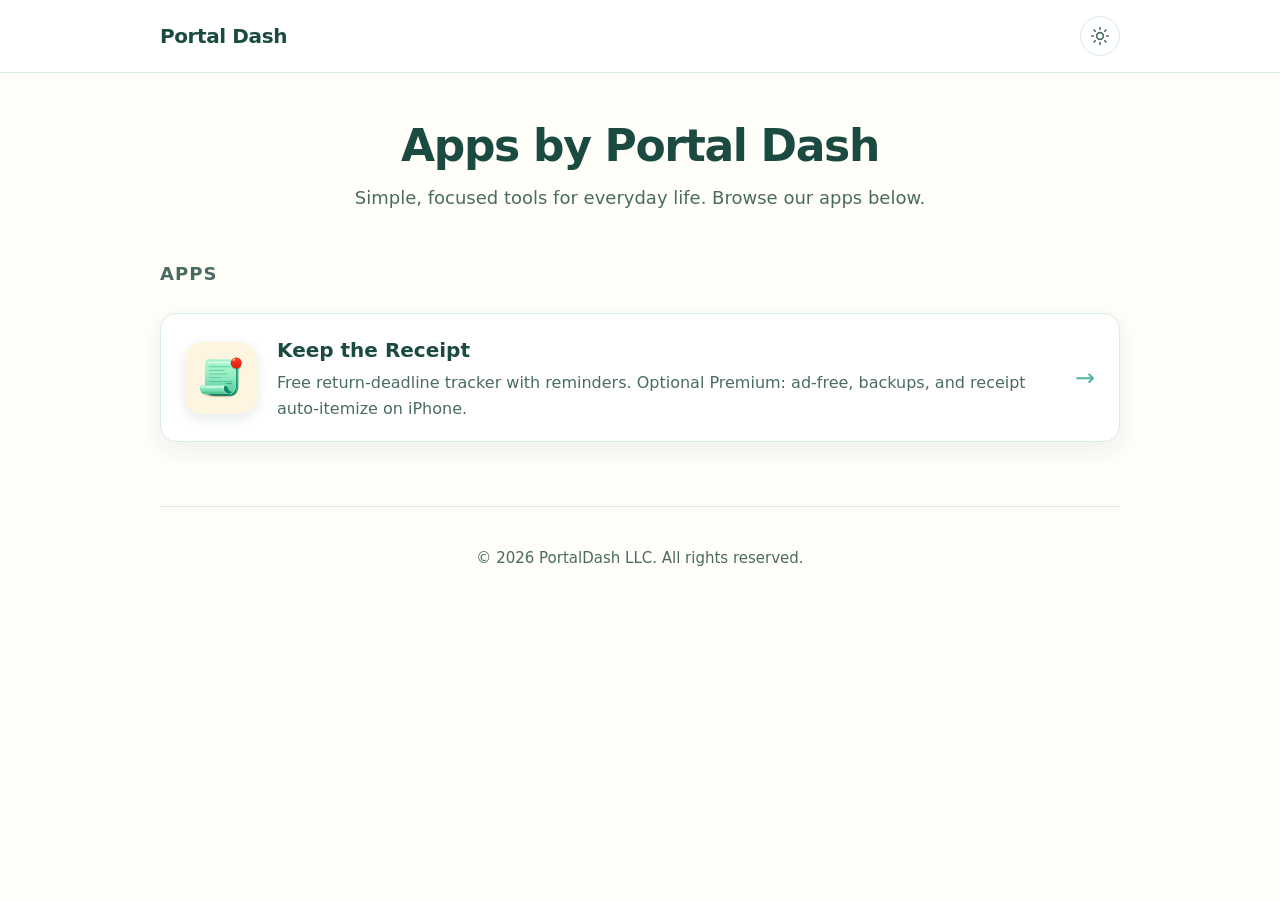
<file: index.html>
<!DOCTYPE html>
<html lang="en">
<head>
  <meta charset="UTF-8">
  <meta name="viewport" content="width=device-width, initial-scale=1.0">
  <meta name="description" content="Portal Dash — apps built by Portal Dash.">
  <title>Portal Dash</title>
  <script src="/js/theme.js"></script>
  <link rel="stylesheet" href="/css/style.css">
</head>
<body>
  <header class="site-header">
    <div class="site-header__inner">
      <a class="brand" href="/">Portal Dash</a>
    </div>
  </header>

  <main class="page">
    <section class="hero">
      <h1>Apps by Portal Dash</h1>
      <p>Simple, focused tools for everyday life. Browse our apps below.</p>
    </section>

    <section aria-labelledby="apps-heading">
      <h2 class="section-title" id="apps-heading">Apps</h2>
      <div class="app-grid">
        <a class="app-card" href="/keepthereceipt/">
          <img
            class="app-card__icon"
            src="/assets/keep-the-receipt-icon.png"
            alt="Keep the Receipt app icon"
            width="72"
            height="72"
          >
          <div>
            <h3 class="app-card__title">Keep the Receipt</h3>
            <p class="app-card__desc">
              Free return-deadline tracker with reminders. Optional Premium: ad-free, backups, and receipt auto-itemize on iPhone.
            </p>
          </div>
          <span class="app-card__arrow" aria-hidden="true">→</span>
        </a>
      </div>
    </section>
  </main>

  <footer class="site-footer page">
    <p>&copy; <span id="year"></span> PortalDash LLC. All rights reserved.</p>
  </footer>

  <script>
    document.getElementById("year").textContent = new Date().getFullYear();
  </script>
</body>
</html>
</file>
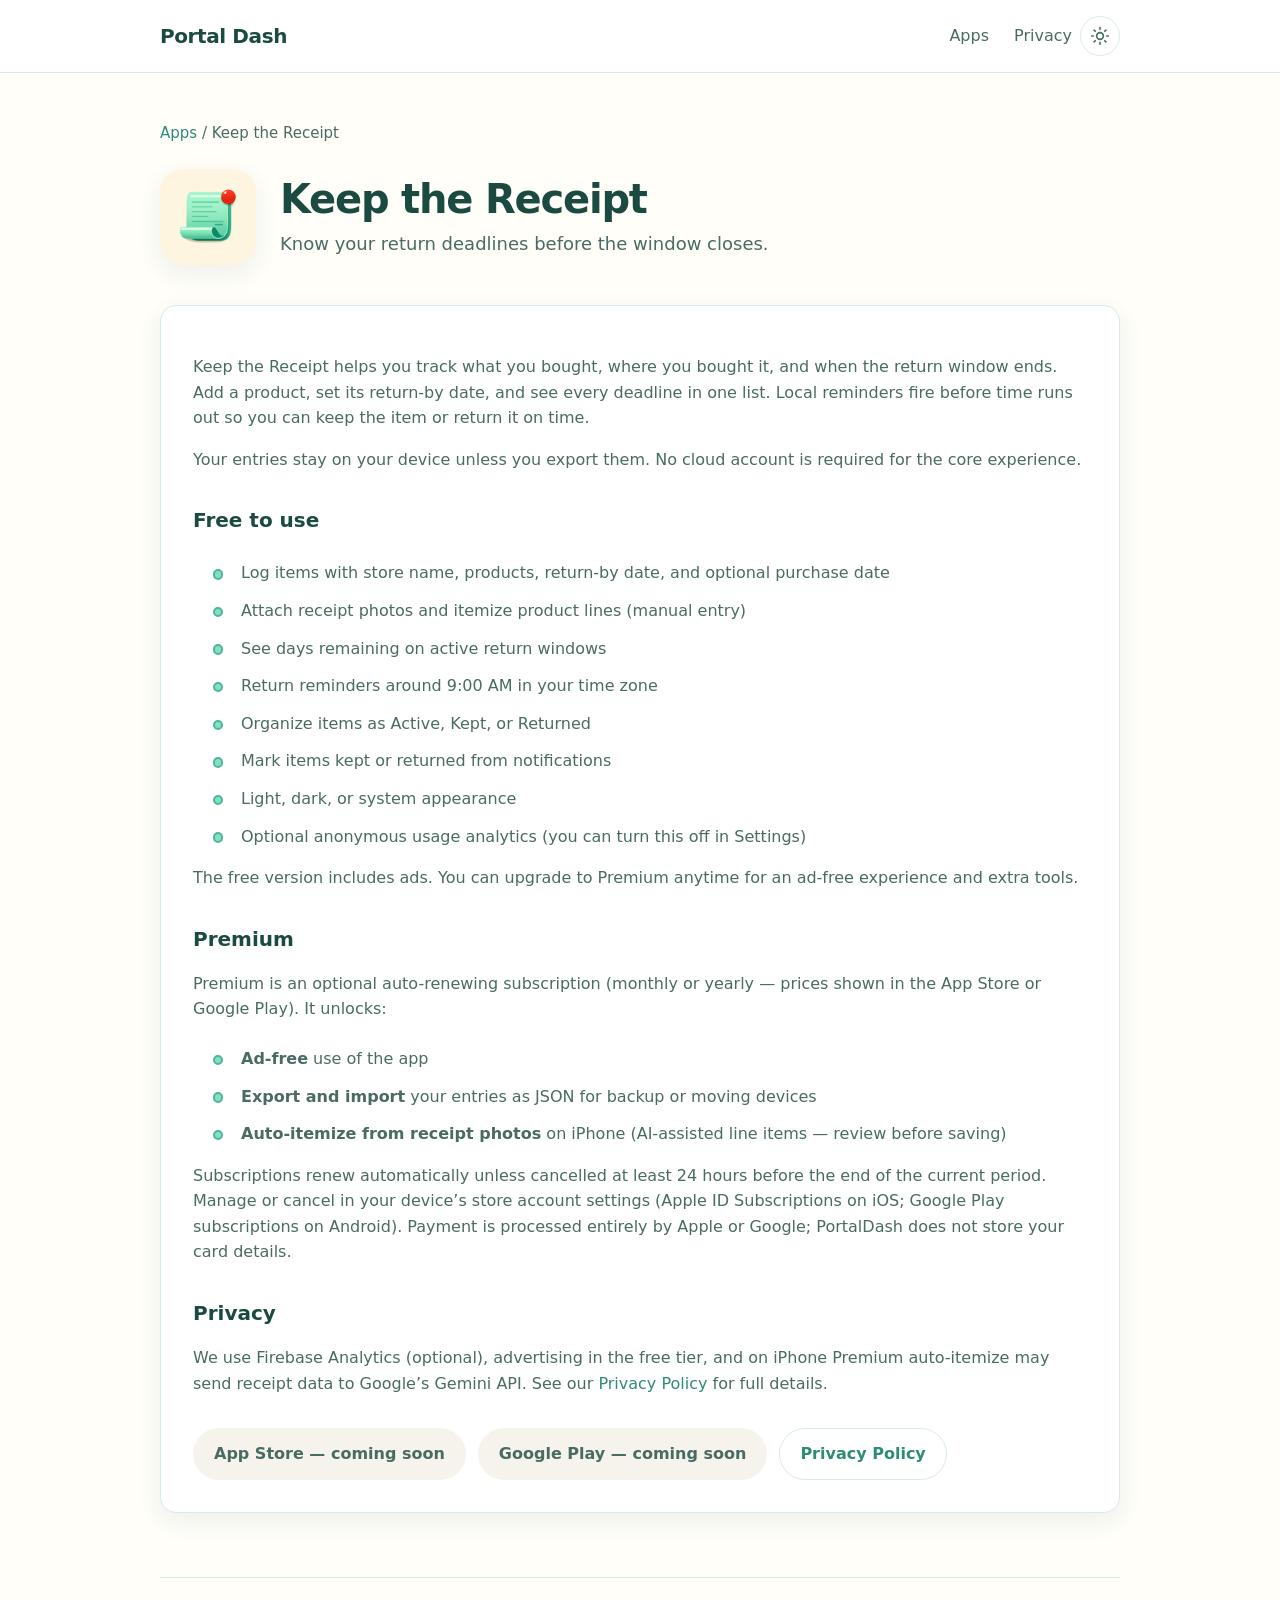
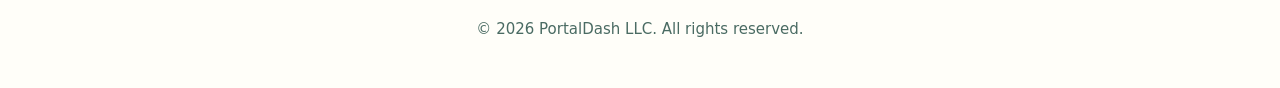
<file: keepthereceipt/index.html>
<!DOCTYPE html>
<html lang="en">
<head>
  <meta charset="UTF-8">
  <meta name="viewport" content="width=device-width, initial-scale=1.0">
  <meta name="description" content="Keep the Receipt — track return deadlines, get reminders, and optional Premium for ad-free use, backups, and receipt auto-itemize on iPhone.">
  <title>Keep the Receipt — Portal Dash</title>
  <script src="/js/theme.js"></script>
  <link rel="stylesheet" href="/css/style.css">
</head>
<body>
  <header class="site-header">
    <div class="site-header__inner">
      <a class="brand" href="/">Portal Dash</a>
      <nav class="site-nav" aria-label="Primary">
        <a href="/">Apps</a>
        <a href="/keepthereceipt/privacy/">Privacy</a>
      </nav>
    </div>
  </header>

  <main class="page">
    <nav class="breadcrumb" aria-label="Breadcrumb">
      <a href="/">Apps</a> / Keep the Receipt
    </nav>

    <section class="app-hero">
      <img
        class="app-hero__icon"
        src="/assets/keep-the-receipt-icon.png"
        alt="Keep the Receipt app icon"
        width="96"
        height="96"
      >
      <div>
        <h1>Keep the Receipt</h1>
        <p class="app-hero__tagline">
          Know your return deadlines before the window closes.
        </p>
      </div>
    </section>

    <article class="content-card">
      <p>
        Keep the Receipt helps you track what you bought, where you bought it, and when the
        return window ends. Add a product, set its return-by date, and see every deadline in one list.
        Local reminders fire before time runs out so you can keep the item or return it on time.
      </p>
      <p>
        Your entries stay on your device unless you export them. No cloud account is required for the
        core experience.
      </p>

      <h2>Free to use</h2>
      <ul class="feature-list">
        <li>Log items with store name, products, return-by date, and optional purchase date</li>
        <li>Attach receipt photos and itemize product lines (manual entry)</li>
        <li>See days remaining on active return windows</li>
        <li>Return reminders around 9:00 AM in your time zone</li>
        <li>Organize items as Active, Kept, or Returned</li>
        <li>Mark items kept or returned from notifications</li>
        <li>Light, dark, or system appearance</li>
        <li>Optional anonymous usage analytics (you can turn this off in Settings)</li>
      </ul>
      <p>
        The free version includes ads. You can upgrade to Premium anytime for an ad-free experience
        and extra tools.
      </p>

      <h2>Premium</h2>
      <p>
        Premium is an optional auto-renewing subscription (monthly or yearly — prices shown in the
        App Store or Google Play). It unlocks:
      </p>
      <ul class="feature-list">
        <li><strong>Ad-free</strong> use of the app</li>
        <li><strong>Export and import</strong> your entries as JSON for backup or moving devices</li>
        <li><strong>Auto-itemize from receipt photos</strong> on iPhone (AI-assisted line items — review before saving)</li>
      </ul>
      <p>
        Subscriptions renew automatically unless cancelled at least 24 hours before the end of the
        current period. Manage or cancel in your device’s store account settings (Apple ID
        Subscriptions on iOS; Google Play subscriptions on Android). Payment is processed entirely by
        Apple or Google; PortalDash does not store your card details.
      </p>

      <h2>Privacy</h2>
      <p>
        We use Firebase Analytics (optional), advertising in the free tier, and on iPhone Premium
        auto-itemize may send receipt data to Google’s Gemini API. See our
        <a href="/keepthereceipt/privacy/">Privacy Policy</a> for full details.
      </p>

      <div class="store-links">
        <span class="button button--disabled" aria-disabled="true">App Store — coming soon</span>
        <span class="button button--disabled" aria-disabled="true">Google Play — coming soon</span>
        <a class="button button--secondary" href="/keepthereceipt/privacy/">Privacy Policy</a>
      </div>
    </article>
  </main>

  <footer class="site-footer page">
    <p>&copy; <span id="year"></span> PortalDash LLC. All rights reserved.</p>
  </footer>

  <script>
    document.getElementById("year").textContent = new Date().getFullYear();
  </script>
</body>
</html>
</file>
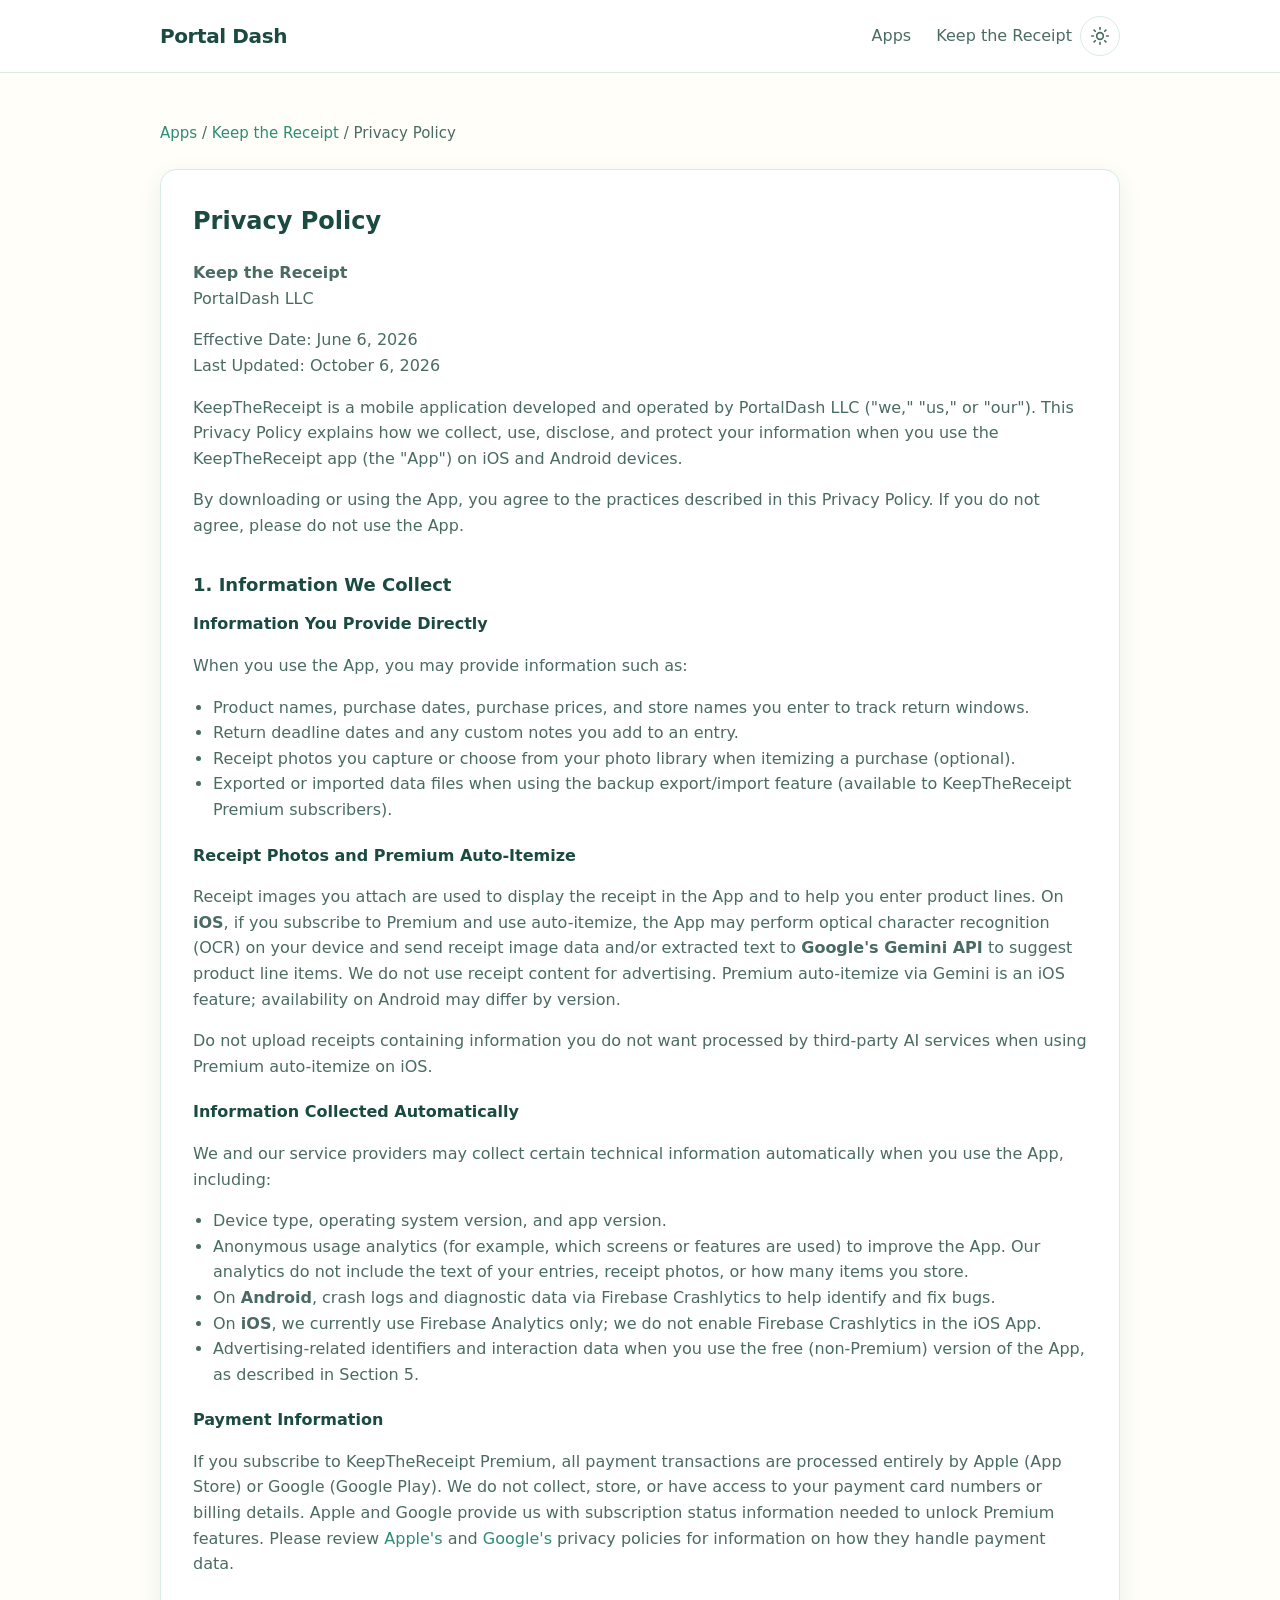
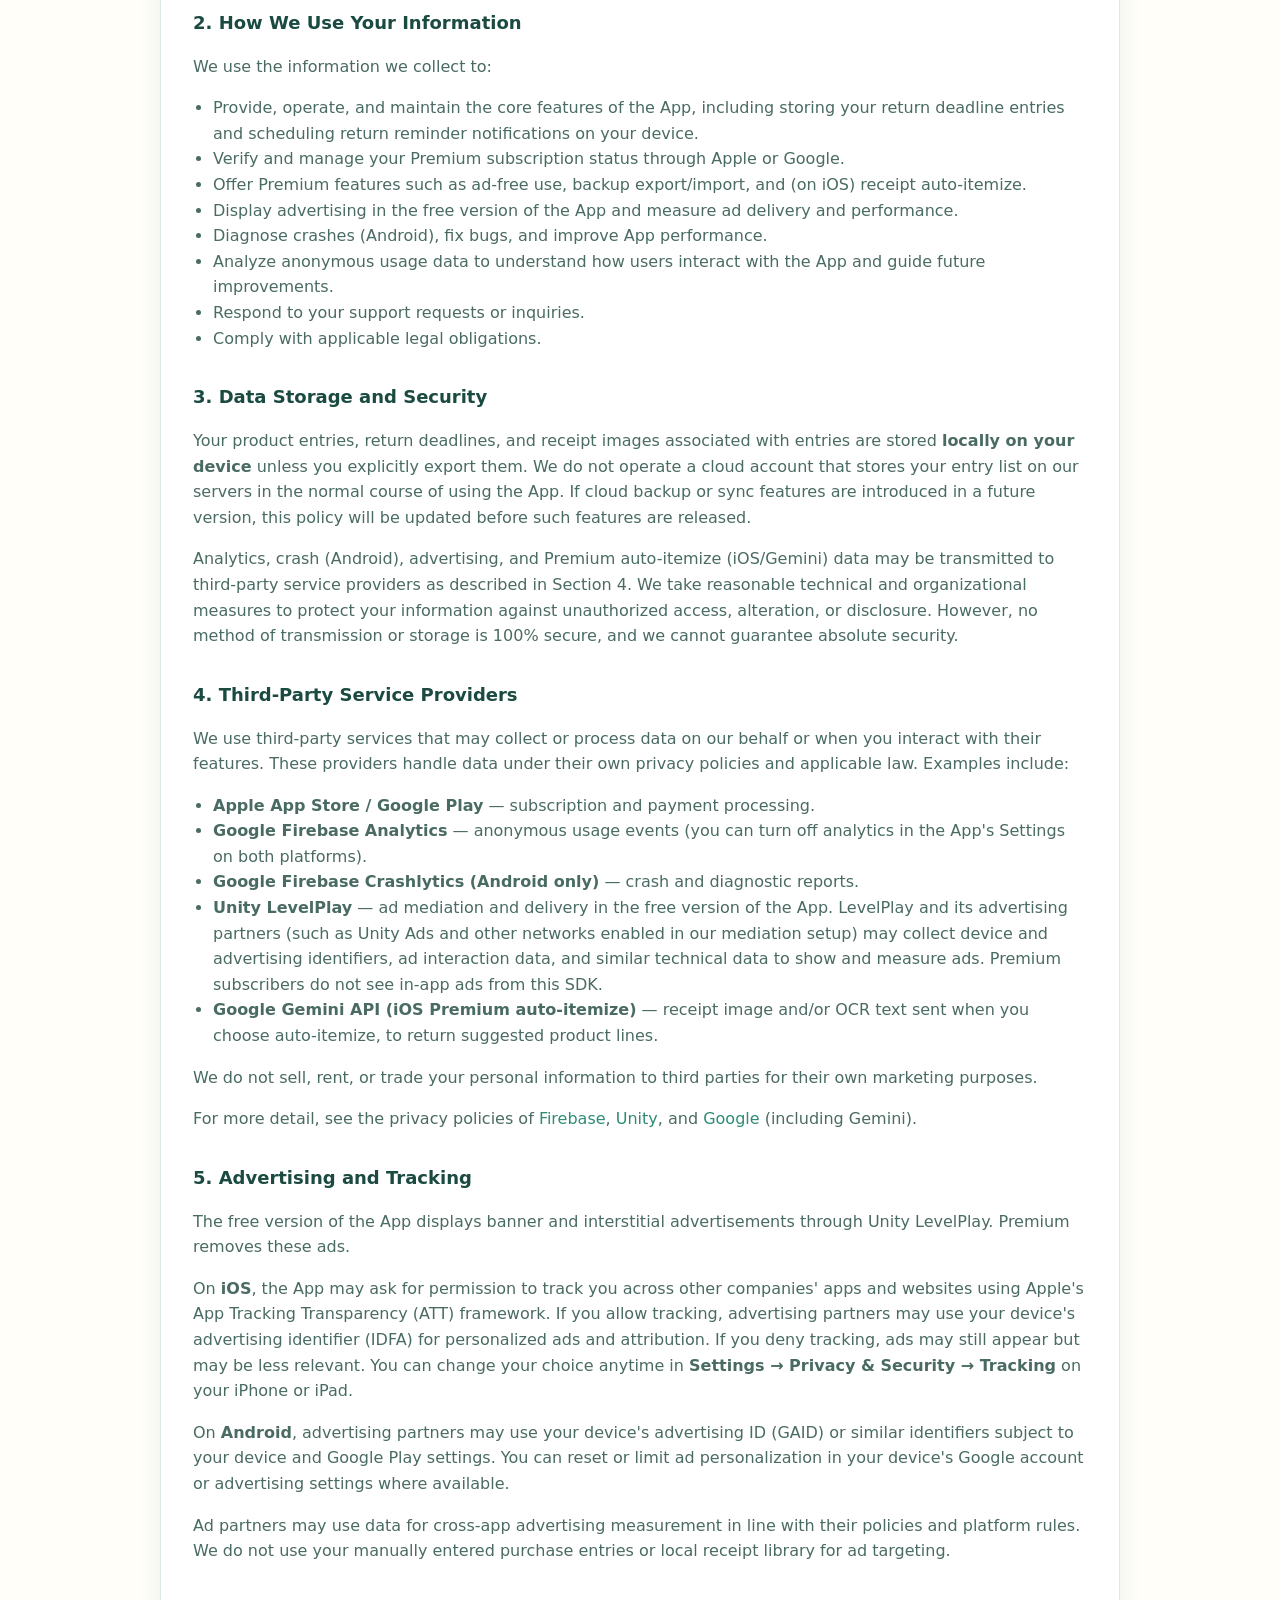
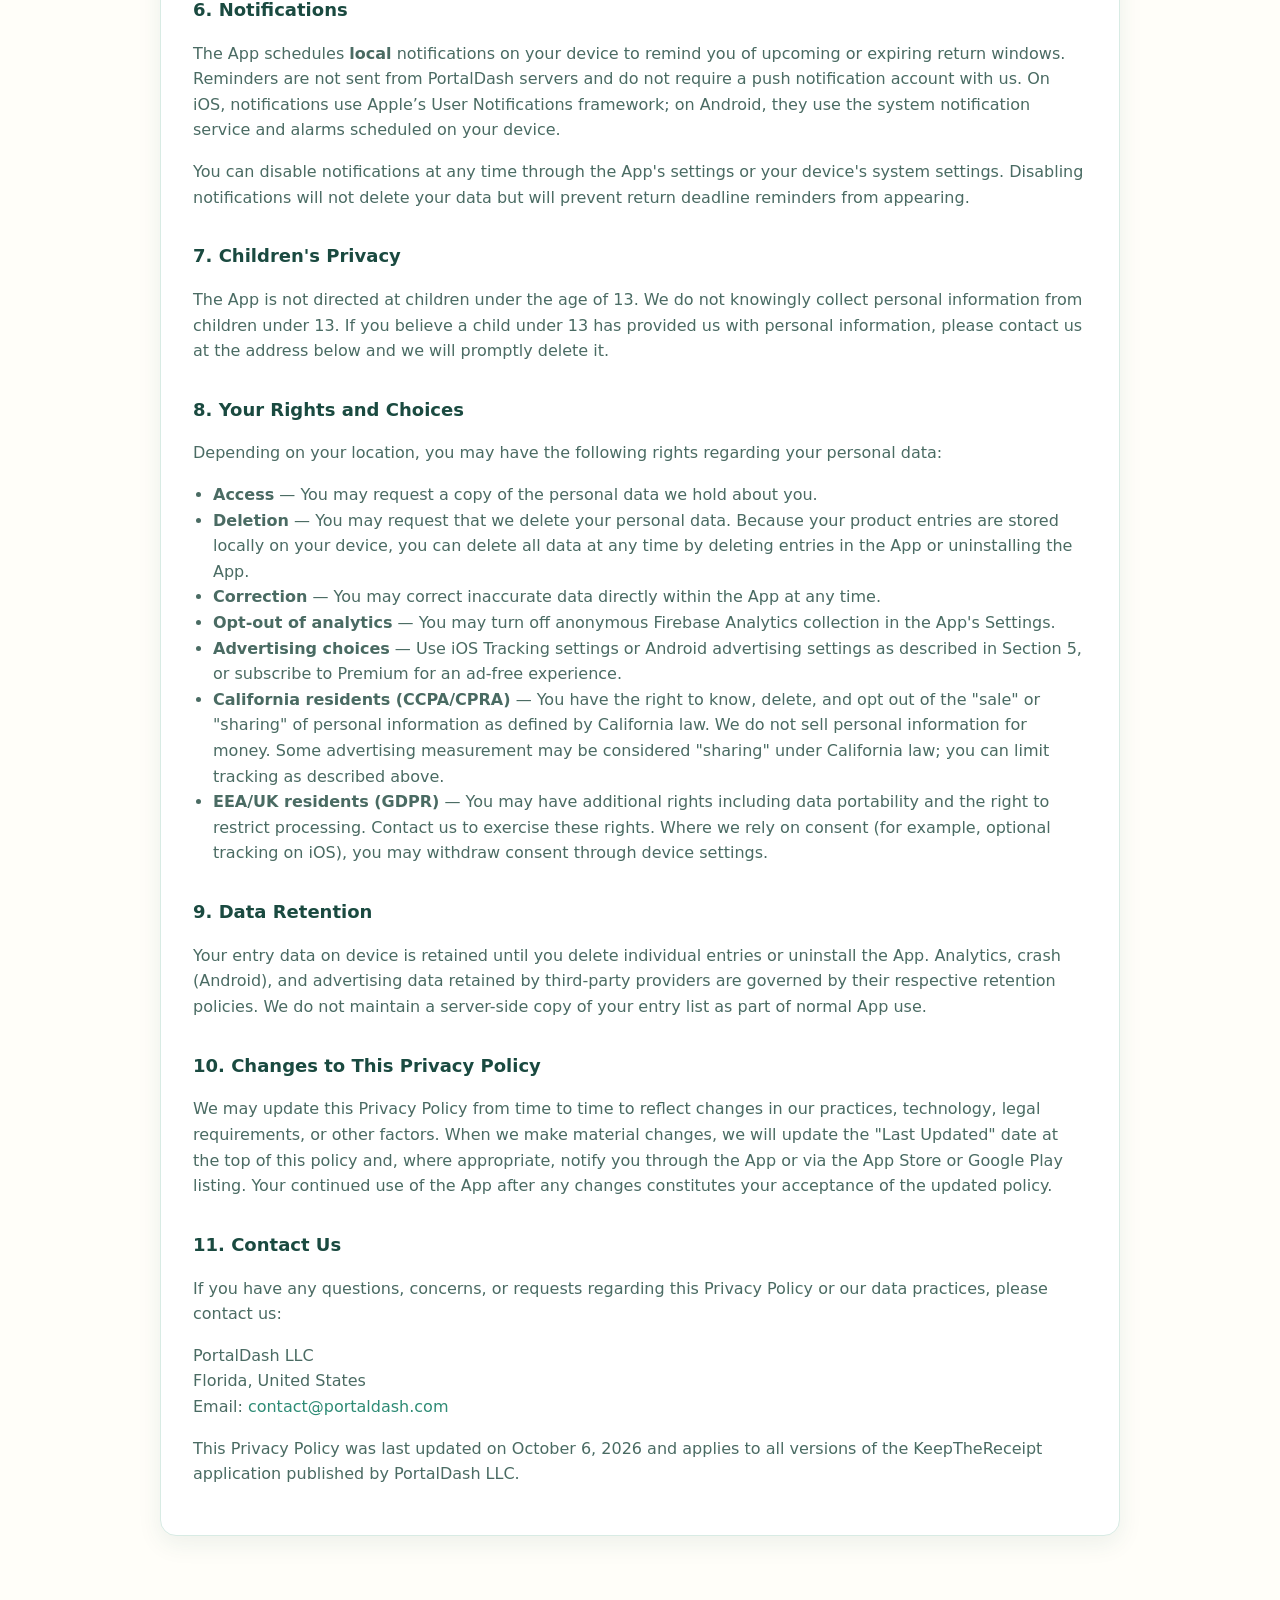
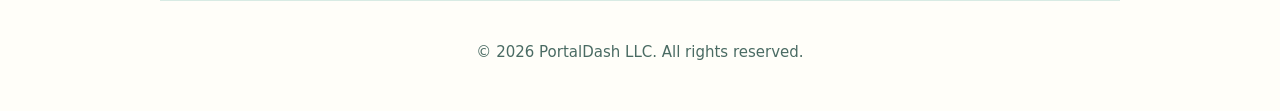
<file: keepthereceipt/privacy/index.html>
<!DOCTYPE html>
<html lang="en">
<head>
  <meta charset="UTF-8">
  <meta name="viewport" content="width=device-width, initial-scale=1.0">
  <meta name="description" content="Privacy Policy for Keep the Receipt by PortalDash LLC.">
  <title>Privacy Policy — Keep the Receipt</title>
  <script src="/js/theme.js"></script>
  <link rel="stylesheet" href="/css/style.css">
</head>
<body>
  <header class="site-header">
    <div class="site-header__inner">
      <a class="brand" href="/">Portal Dash</a>
      <nav class="site-nav" aria-label="Primary">
        <a href="/">Apps</a>
        <a href="/keepthereceipt/">Keep the Receipt</a>
      </nav>
    </div>
  </header>

  <main class="page">
    <nav class="breadcrumb" aria-label="Breadcrumb">
      <a href="/">Apps</a> /
      <a href="/keepthereceipt/">Keep the Receipt</a> /
      Privacy Policy
    </nav>

    <article class="content-card legal-content">
      <h1 style="margin-top: 0;">Privacy Policy</h1>
      <p><strong>Keep the Receipt</strong><br>PortalDash LLC</p>
      <p>
        Effective Date: <time datetime="2026-06-06">June 6, 2026</time><br>
        Last Updated: <time datetime="2026-10-06">October 6, 2026</time>
      </p>

      <p>
        KeepTheReceipt is a mobile application developed and operated by PortalDash LLC
        ("we," "us," or "our"). This Privacy Policy explains how we collect, use, disclose,
        and protect your information when you use the KeepTheReceipt app (the "App") on iOS
        and Android devices.
      </p>
      <p>
        By downloading or using the App, you agree to the practices described in this Privacy
        Policy. If you do not agree, please do not use the App.
      </p>

      <h2>1. Information We Collect</h2>

      <h3>Information You Provide Directly</h3>
      <p>When you use the App, you may provide information such as:</p>
      <ul>
        <li>Product names, purchase dates, purchase prices, and store names you enter to track return windows.</li>
        <li>Return deadline dates and any custom notes you add to an entry.</li>
        <li>Receipt photos you capture or choose from your photo library when itemizing a purchase (optional).</li>
        <li>Exported or imported data files when using the backup export/import feature (available to KeepTheReceipt Premium subscribers).</li>
      </ul>

      <h3>Receipt Photos and Premium Auto-Itemize</h3>
      <p>
        Receipt images you attach are used to display the receipt in the App and to help you enter product lines.
        On <strong>iOS</strong>, if you subscribe to Premium and use auto-itemize, the App may perform optical
        character recognition (OCR) on your device and send receipt image data and/or extracted text to
        <strong>Google's Gemini API</strong> to suggest product line items. We do not use receipt content for
        advertising. Premium auto-itemize via Gemini is an iOS feature; availability on Android may differ by version.
      </p>
      <p>
        Do not upload receipts containing information you do not want processed by third-party AI services when
        using Premium auto-itemize on iOS.
      </p>

      <h3>Information Collected Automatically</h3>
      <p>We and our service providers may collect certain technical information automatically when you use the App, including:</p>
      <ul>
        <li>Device type, operating system version, and app version.</li>
        <li>Anonymous usage analytics (for example, which screens or features are used) to improve the App. Our analytics do not include the text of your entries, receipt photos, or how many items you store.</li>
        <li>On <strong>Android</strong>, crash logs and diagnostic data via Firebase Crashlytics to help identify and fix bugs.</li>
        <li>On <strong>iOS</strong>, we currently use Firebase Analytics only; we do not enable Firebase Crashlytics in the iOS App.</li>
        <li>Advertising-related identifiers and interaction data when you use the free (non-Premium) version of the App, as described in Section 5.</li>
      </ul>

      <h3>Payment Information</h3>
      <p>
        If you subscribe to KeepTheReceipt Premium, all payment transactions are processed entirely
        by Apple (App Store) or Google (Google Play). We do not collect, store, or have access to
        your payment card numbers or billing details. Apple and Google provide us with subscription
        status information needed to unlock Premium features. Please review
        <a href="https://www.apple.com/legal/privacy/" rel="noopener noreferrer">Apple's</a> and
        <a href="https://policies.google.com/privacy" rel="noopener noreferrer">Google's</a> privacy
        policies for information on how they handle payment data.
      </p>

      <h2>2. How We Use Your Information</h2>
      <p>We use the information we collect to:</p>
      <ul>
        <li>Provide, operate, and maintain the core features of the App, including storing your return deadline entries and scheduling return reminder notifications on your device.</li>
        <li>Verify and manage your Premium subscription status through Apple or Google.</li>
        <li>Offer Premium features such as ad-free use, backup export/import, and (on iOS) receipt auto-itemize.</li>
        <li>Display advertising in the free version of the App and measure ad delivery and performance.</li>
        <li>Diagnose crashes (Android), fix bugs, and improve App performance.</li>
        <li>Analyze anonymous usage data to understand how users interact with the App and guide future improvements.</li>
        <li>Respond to your support requests or inquiries.</li>
        <li>Comply with applicable legal obligations.</li>
      </ul>

      <h2>3. Data Storage and Security</h2>
      <p>
        Your product entries, return deadlines, and receipt images associated with entries are stored
        <strong>locally on your device</strong> unless you explicitly export them. We do not operate a
        cloud account that stores your entry list on our servers in the normal course of using the App.
        If cloud backup or sync features are introduced in a future version, this policy will be
        updated before such features are released.
      </p>
      <p>
        Analytics, crash (Android), advertising, and Premium auto-itemize (iOS/Gemini) data may be
        transmitted to third-party service providers as described in Section 4. We take reasonable
        technical and organizational measures to protect your information against unauthorized access,
        alteration, or disclosure. However, no method of transmission or storage is 100% secure, and
        we cannot guarantee absolute security.
      </p>

      <h2>4. Third-Party Service Providers</h2>
      <p>
        We use third-party services that may collect or process data on our behalf or when you interact
        with their features. These providers handle data under their own privacy policies and applicable
        law. Examples include:
      </p>
      <ul>
        <li><strong>Apple App Store / Google Play</strong> — subscription and payment processing.</li>
        <li><strong>Google Firebase Analytics</strong> — anonymous usage events (you can turn off analytics in the App's Settings on both platforms).</li>
        <li><strong>Google Firebase Crashlytics (Android only)</strong> — crash and diagnostic reports.</li>
        <li><strong>Unity LevelPlay</strong> — ad mediation and delivery in the free version of the App. LevelPlay and its advertising partners (such as Unity Ads and other networks enabled in our mediation setup) may collect device and advertising identifiers, ad interaction data, and similar technical data to show and measure ads. Premium subscribers do not see in-app ads from this SDK.</li>
        <li><strong>Google Gemini API (iOS Premium auto-itemize)</strong> — receipt image and/or OCR text sent when you choose auto-itemize, to return suggested product lines.</li>
      </ul>
      <p>
        We do not sell, rent, or trade your personal information to third parties for their own
        marketing purposes.
      </p>
      <p>
        For more detail, see the privacy policies of
        <a href="https://firebase.google.com/support/privacy" rel="noopener noreferrer">Firebase</a>,
        <a href="https://unity.com/legal/privacy-policy" rel="noopener noreferrer">Unity</a>, and
        <a href="https://policies.google.com/privacy" rel="noopener noreferrer">Google</a> (including Gemini).
      </p>

      <h2>5. Advertising and Tracking</h2>
      <p>
        The free version of the App displays banner and interstitial advertisements through Unity LevelPlay.
        Premium removes these ads.
      </p>
      <p>
        On <strong>iOS</strong>, the App may ask for permission to track you across other companies' apps
        and websites using Apple's App Tracking Transparency (ATT) framework. If you allow tracking, advertising
        partners may use your device's advertising identifier (IDFA) for personalized ads and attribution.
        If you deny tracking, ads may still appear but may be less relevant. You can change your choice anytime
        in <strong>Settings → Privacy &amp; Security → Tracking</strong> on your iPhone or iPad.
      </p>
      <p>
        On <strong>Android</strong>, advertising partners may use your device's advertising ID (GAID) or similar
        identifiers subject to your device and Google Play settings. You can reset or limit ad personalization
        in your device's Google account or advertising settings where available.
      </p>
      <p>
        Ad partners may use data for cross-app advertising measurement in line with their policies and platform
        rules. We do not use your manually entered purchase entries or local receipt library for ad targeting.
      </p>

      <h2>6. Notifications</h2>
      <p>
        The App schedules <strong>local</strong> notifications on your device to remind you of upcoming or
        expiring return windows. Reminders are not sent from PortalDash servers and do not require a push
        notification account with us. On iOS, notifications use Apple’s User Notifications framework; on
        Android, they use the system notification service and alarms scheduled on your device.
      </p>
      <p>
        You can disable notifications at any time through the App's settings or your device's system settings.
        Disabling notifications will not delete your data but will prevent return deadline reminders from appearing.
      </p>

      <h2>7. Children's Privacy</h2>
      <p>
        The App is not directed at children under the age of 13. We do not knowingly collect personal
        information from children under 13. If you believe a child under 13 has provided us with
        personal information, please contact us at the address below and we will promptly delete it.
      </p>

      <h2>8. Your Rights and Choices</h2>
      <p>Depending on your location, you may have the following rights regarding your personal data:</p>
      <ul>
        <li><strong>Access</strong> — You may request a copy of the personal data we hold about you.</li>
        <li><strong>Deletion</strong> — You may request that we delete your personal data. Because your product entries are stored locally on your device, you can delete all data at any time by deleting entries in the App or uninstalling the App.</li>
        <li><strong>Correction</strong> — You may correct inaccurate data directly within the App at any time.</li>
        <li><strong>Opt-out of analytics</strong> — You may turn off anonymous Firebase Analytics collection in the App's Settings.</li>
        <li><strong>Advertising choices</strong> — Use iOS Tracking settings or Android advertising settings as described in Section 5, or subscribe to Premium for an ad-free experience.</li>
        <li><strong>California residents (CCPA/CPRA)</strong> — You have the right to know, delete, and opt out of the "sale" or "sharing" of personal information as defined by California law. We do not sell personal information for money. Some advertising measurement may be considered "sharing" under California law; you can limit tracking as described above.</li>
        <li><strong>EEA/UK residents (GDPR)</strong> — You may have additional rights including data portability and the right to restrict processing. Contact us to exercise these rights. Where we rely on consent (for example, optional tracking on iOS), you may withdraw consent through device settings.</li>
      </ul>

      <h2>9. Data Retention</h2>
      <p>
        Your entry data on device is retained until you delete individual entries or uninstall the App.
        Analytics, crash (Android), and advertising data retained by third-party providers are governed
        by their respective retention policies. We do not maintain a server-side copy of your entry list
        as part of normal App use.
      </p>

      <h2>10. Changes to This Privacy Policy</h2>
      <p>
        We may update this Privacy Policy from time to time to reflect changes in our practices,
        technology, legal requirements, or other factors. When we make material changes, we will update
        the "Last Updated" date at the top of this policy and, where appropriate, notify you through
        the App or via the App Store or Google Play listing. Your continued use of the App after any changes
        constitutes your acceptance of the updated policy.
      </p>

      <h2>11. Contact Us</h2>
      <p>
        If you have any questions, concerns, or requests regarding this Privacy Policy or our data
        practices, please contact us:
      </p>
      <p>
        PortalDash LLC<br>
        Florida, United States<br>
        Email: <a href="mailto:contact@portaldash.com">contact@portaldash.com</a>
      </p>

      <p>
        This Privacy Policy was last updated on <time datetime="2026-10-06">October 6, 2026</time>
        and applies to all versions of the KeepTheReceipt application published by PortalDash LLC.
      </p>
    </article>
  </main>

  <footer class="site-footer page">
    <p>&copy; <span id="year"></span> PortalDash LLC. All rights reserved.</p>
  </footer>

  <script>
    document.getElementById("year").textContent = new Date().getFullYear();
  </script>
</body>
</html>
</file>
<file: css/style.css>
:root {
  --cream: #fffef9;
  --cream-dark: #f5f3eb;
  --mint: #85e0c2;
  --teal: #4db69e;
  --teal-dark: #2e8b75;
  --text: #1a4a40;
  --text-muted: #4a6b63;
  --border: #d8ebe4;
  --white: #ffffff;
  --shadow: 0 8px 24px rgba(26, 74, 64, 0.08);
  --shadow-hover: 0 12px 32px rgba(26, 74, 64, 0.12);
  --icon-shadow: 0 4px 12px rgba(26, 74, 64, 0.12);
  --link: var(--teal-dark);
  --radius: 16px;
  --max-width: 960px;
  color-scheme: light;
}

@media (prefers-color-scheme: dark) {
  :root:not([data-theme="light"]) {
    --cream: #0f1816;
    --cream-dark: #1a2825;
    --mint: #6fd4b4;
    --teal: #5ec4a8;
    --teal-dark: #85e0c2;
    --text: #e8f5f1;
    --text-muted: #9bb8b0;
    --border: #2a403c;
    --white: #162522;
    --shadow: 0 8px 24px rgba(0, 0, 0, 0.35);
    --shadow-hover: 0 12px 32px rgba(0, 0, 0, 0.45);
    --icon-shadow: 0 4px 12px rgba(0, 0, 0, 0.4);
    --link: #85e0c2;
    color-scheme: dark;
  }
}

:root[data-theme="dark"] {
  --cream: #0f1816;
  --cream-dark: #1a2825;
  --mint: #6fd4b4;
  --teal: #5ec4a8;
  --teal-dark: #85e0c2;
  --text: #e8f5f1;
  --text-muted: #9bb8b0;
  --border: #2a403c;
  --white: #162522;
  --shadow: 0 8px 24px rgba(0, 0, 0, 0.35);
  --shadow-hover: 0 12px 32px rgba(0, 0, 0, 0.45);
  --icon-shadow: 0 4px 12px rgba(0, 0, 0, 0.4);
  --link: #85e0c2;
  color-scheme: dark;
}

:root[data-theme="light"] {
  color-scheme: light;
}

*,
*::before,
*::after {
  box-sizing: border-box;
}

html {
  scroll-behavior: smooth;
}

body {
  margin: 0;
  min-height: 100vh;
  font-family: "Segoe UI", system-ui, -apple-system, BlinkMacSystemFont, sans-serif;
  color: var(--text);
  background: var(--cream);
  line-height: 1.6;
}

a {
  color: var(--link);
  text-decoration: none;
}

a:hover {
  text-decoration: underline;
}

img {
  max-width: 100%;
  height: auto;
  display: block;
}

.site-header {
  border-bottom: 1px solid var(--border);
  background: var(--white);
}

.site-header__inner,
.page {
  width: min(var(--max-width), calc(100% - 2rem));
  margin: 0 auto;
}

.site-header__inner {
  display: flex;
  align-items: center;
  justify-content: space-between;
  gap: 1rem;
  padding: 1rem 0;
}

.site-header__actions {
  display: flex;
  align-items: center;
  gap: 0.5rem;
}

.brand {
  font-size: 1.25rem;
  font-weight: 700;
  color: var(--text);
  letter-spacing: -0.02em;
}

.brand:hover {
  text-decoration: none;
  color: var(--link);
}

.site-nav a {
  margin-left: 1.25rem;
  font-weight: 500;
  color: var(--text-muted);
}

.site-nav a:hover {
  color: var(--link);
}

.theme-toggle {
  display: inline-flex;
  align-items: center;
  justify-content: center;
  width: 2.5rem;
  height: 2.5rem;
  padding: 0;
  border: 1px solid var(--border);
  border-radius: 999px;
  background: var(--white);
  color: var(--text-muted);
  cursor: pointer;
  flex-shrink: 0;
  transition: background 0.15s ease, color 0.15s ease, border-color 0.15s ease;
}

.theme-toggle:hover {
  color: var(--link);
  border-color: var(--teal);
  background: var(--cream-dark);
}

.theme-toggle:focus-visible {
  outline: 2px solid var(--teal);
  outline-offset: 2px;
}

.theme-toggle__icon {
  transition: opacity 0.15s ease, transform 0.15s ease;
}

.theme-toggle__icon[hidden] {
  display: none;
}

main {
  padding: 3rem 0 4rem;
}

.hero {
  text-align: center;
  margin-bottom: 3rem;
}

.hero h1 {
  margin: 0 0 0.75rem;
  font-size: clamp(2rem, 5vw, 2.75rem);
  line-height: 1.15;
  letter-spacing: -0.03em;
}

.hero p {
  margin: 0 auto;
  max-width: 36rem;
  color: var(--text-muted);
  font-size: 1.125rem;
}

.section-title {
  margin: 0 0 1.5rem;
  font-size: 1.125rem;
  font-weight: 600;
  color: var(--text-muted);
  text-transform: uppercase;
  letter-spacing: 0.06em;
}

.app-grid {
  display: grid;
  gap: 1.25rem;
}

.app-card {
  display: grid;
  grid-template-columns: auto 1fr auto;
  gap: 1.25rem;
  align-items: center;
  padding: 1.25rem 1.5rem;
  background: var(--white);
  border: 1px solid var(--border);
  border-radius: var(--radius);
  box-shadow: var(--shadow);
  transition: transform 0.15s ease, box-shadow 0.15s ease;
}

.app-card:hover {
  transform: translateY(-2px);
  box-shadow: var(--shadow-hover);
  text-decoration: none;
}

.app-card__icon {
  width: 72px;
  height: 72px;
  border-radius: 18px;
  box-shadow: var(--icon-shadow);
}

.app-card__title {
  margin: 0 0 0.25rem;
  font-size: 1.25rem;
  color: var(--text);
}

.app-card__desc {
  margin: 0;
  color: var(--text-muted);
}

.app-card__arrow {
  font-size: 1.5rem;
  color: var(--teal);
}

.app-hero {
  display: grid;
  grid-template-columns: auto 1fr;
  gap: 1.5rem;
  align-items: center;
  margin-bottom: 2.5rem;
}

.app-hero__icon {
  width: 96px;
  height: 96px;
  border-radius: 22px;
  box-shadow: var(--shadow);
}

.app-hero h1 {
  margin: 0 0 0.5rem;
  font-size: clamp(1.75rem, 4vw, 2.5rem);
  line-height: 1.15;
  letter-spacing: -0.03em;
}

.app-hero__tagline {
  margin: 0;
  color: var(--text-muted);
  font-size: 1.125rem;
}

.content-card {
  padding: 2rem;
  background: var(--white);
  border: 1px solid var(--border);
  border-radius: var(--radius);
  box-shadow: var(--shadow);
}

.content-card h2 {
  margin: 2rem 0 0.75rem;
  font-size: 1.25rem;
}

.content-card h2:first-child {
  margin-top: 0;
}

.content-card p,
.content-card li {
  color: var(--text-muted);
}

.content-card ul {
  padding-left: 1.25rem;
}

.feature-list {
  list-style: none;
  padding: 0;
  margin: 1.5rem 0 0;
  display: grid;
  gap: 0.75rem;
}

.feature-list li {
  position: relative;
  padding-left: 1.75rem;
}

.feature-list li::before {
  content: "";
  position: absolute;
  left: 0;
  top: 0.55rem;
  width: 0.65rem;
  height: 0.65rem;
  border-radius: 50%;
  background: var(--mint);
  border: 2px solid var(--teal);
}

.store-links {
  display: flex;
  flex-wrap: wrap;
  gap: 0.75rem;
  margin-top: 2rem;
}

.button {
  display: inline-flex;
  align-items: center;
  justify-content: center;
  padding: 0.75rem 1.25rem;
  border-radius: 999px;
  font-weight: 600;
  border: 1px solid transparent;
  transition: background 0.15s ease, color 0.15s ease;
}

.button--primary {
  background: var(--teal);
  color: var(--white);
}

.button--primary:hover {
  background: var(--teal-dark);
  text-decoration: none;
}

.button--secondary {
  background: var(--white);
  color: var(--link);
  border-color: var(--border);
}

.button--secondary:hover {
  background: var(--cream-dark);
  text-decoration: none;
}

.button--disabled {
  background: var(--cream-dark);
  color: var(--text-muted);
  cursor: default;
}

.breadcrumb {
  margin-bottom: 1.5rem;
  font-size: 0.9375rem;
  color: var(--text-muted);
}

.breadcrumb a {
  color: var(--link);
}

.legal-content h2 {
  margin: 2rem 0 0.75rem;
  font-size: 1.125rem;
  color: var(--text);
}

.legal-content h3 {
  margin: 1.25rem 0 0.5rem;
  font-size: 1rem;
  color: var(--text);
}

.legal-content h3:first-of-type {
  margin-top: 0.75rem;
}

.legal-content p,
.legal-content li {
  color: var(--text-muted);
}

.placeholder-notice {
  padding: 1rem 1.25rem;
  border-radius: 12px;
  background: var(--cream-dark);
  border: 1px dashed var(--border);
  color: var(--text-muted);
  margin-bottom: 1.5rem;
}

.site-footer {
  border-top: 1px solid var(--border);
  padding: 1.5rem 0 2rem;
  text-align: center;
  color: var(--text-muted);
  font-size: 0.9375rem;
}

@media (max-width: 640px) {
  .app-card {
    grid-template-columns: auto 1fr;
  }

  .app-card__arrow {
    display: none;
  }

  .app-hero {
    grid-template-columns: 1fr;
    text-align: center;
    justify-items: center;
  }

  .site-nav a {
    margin-left: 0.75rem;
    font-size: 0.9375rem;
  }

  .content-card {
    padding: 1.25rem;
  }
}
</file>
